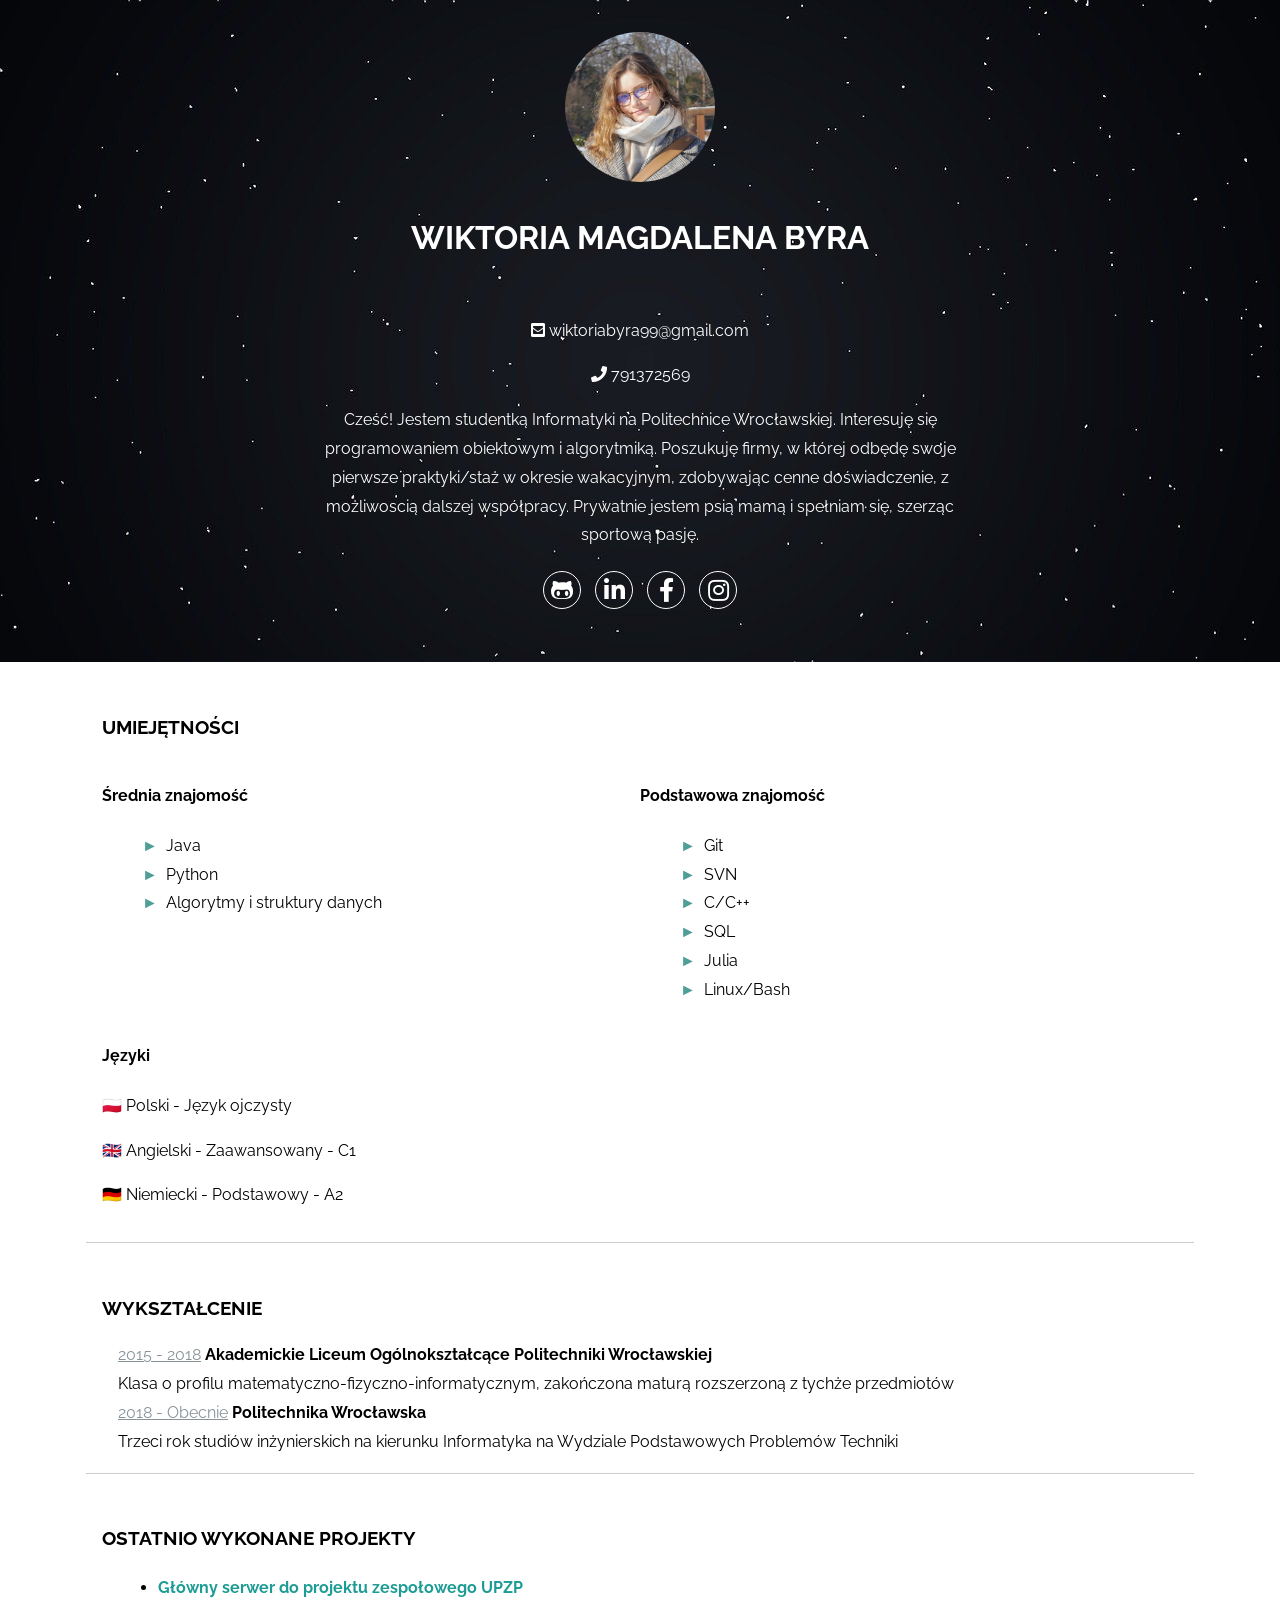
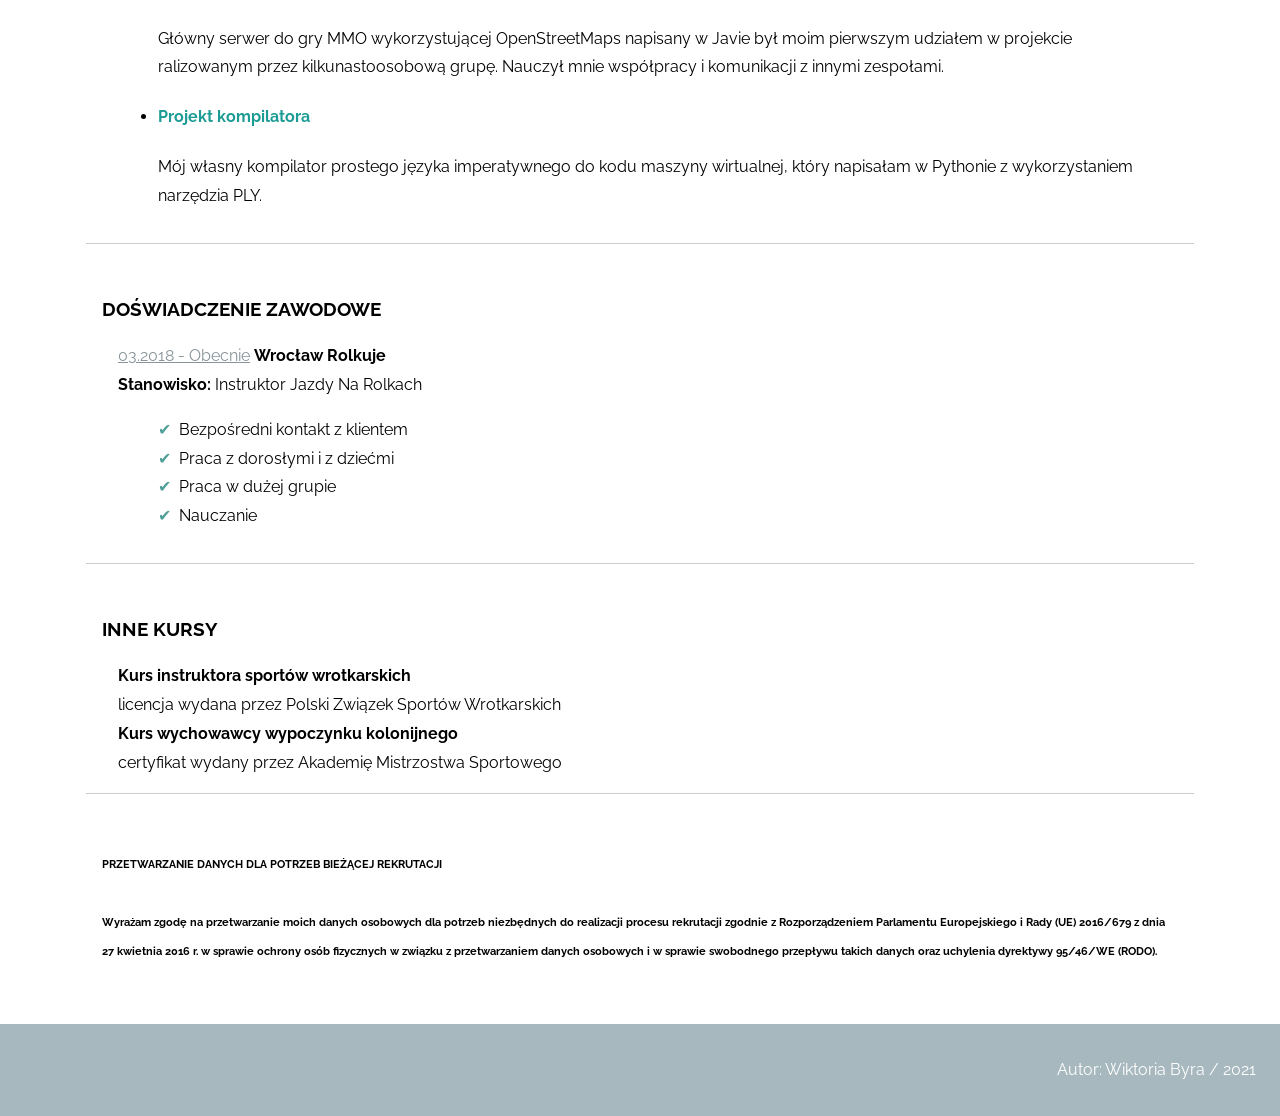
<file: index.html>
<!DOCTYPE html>
<html>
	<head>
		<meta charset="UTF-8">
		<title>Wiktoria Byra - CV</title>
		<meta name="description" content="my IT CV written to apply for internships">
		<meta name="author" content="Wiktoria Byra">
		<link rel="icon" href="./img/favicon.ico">
		<meta name="viewport" content="width=device-width, initial-scale=1.0">
		<link rel="stylesheet" href="https://use.fontawesome.com/releases/v5.0.13/css/all.css" integrity="sha384-DNOHZ68U8hZfKXOrtjWvjxusGo9WQnrNx2sqG0tfsghAvtVlRW3tvkXWZh58N9jp" crossorigin="anonymous">
		<link rel="stylesheet" href="style.css">
	</head>

	<body>
		<header>
			<div>
				<img src="img/photo.jpeg" />
			</div>
			<h1>Wiktoria Magdalena Byra</h1>
			<section>
				<p><i class="fas fa-envelope-square"></i> wiktoriabyra99@gmail.com </p> <p><i class="fas fa-phone"></i> 791372569</p>
				<p>Cześć! Jestem studentką Informatyki na Politechnice Wrocławskiej. Interesuję się programowaniem obiektowym i algorytmiką. Poszukuję firmy, w której odbędę swoje pierwsze praktyki/staż w okresie wakacyjnym, zdobywając cenne doświadczenie, z możliwoscią dalszej współpracy. Prywatnie jestem psią mamą i spełniam się, szerząc sportową pasję.</p>
				<a href="https://github.com/byrozaurowe" target="_blank">
					<i class="fab fa-github-alt"></i>
				  </a>
				<a href="https://www.linkedin.com/in/wiktoria-byra-9b0182208/" target="_blank">
					<i class="fab fa-linkedin-in"></i>
				  </a>
				<a href="https://www.facebook.com/wiktoria.byra/" target="_blank">
					<i class="fab fa-facebook-f"></i>
				  </a>
				<a href="https://www.instagram.com/wiktoria.byra/" target="_blank">
					<i class="fab fa-instagram"></i>
				  </a>
			</section>
		</header>
		<main>
			<!-- Umiejętności -->
			<section>
				<h3>Umiejętności</h3>
				<div class='skills'>
					<div class='column'>
					  <h4>Średnia znajomość</h4>
					  <ul>
						<li>Java</li>
						<li>Python</li>
						<li>Algorytmy i struktury danych</li>
					  </ul>
					</div>
					<div class='column'>
					  <h4>Podstawowa znajomość</h4>
					  <ul>
						<li>Git</li>
						<li>SVN</li>
						<li>C/C++</li>
						<li>SQL</li>
						<li>Julia</li>
						<li>Linux/Bash</li>
					  </ul>
					</div>
					<div>
					  <h4>Języki</h4>
					  <p>🇵🇱 Polski - Język ojczysty</p>
					  <p>🇬🇧 Angielski - Zaawansowany - C1</p>
					  <p>🇩🇪 Niemiecki - Podstawowy - A2</p>
					</div>
				  </div>
			</section>
			<!-- Wykształcenie -->
			<section>
				<h3>Wykształcenie</h3>
	      <article>
	        <div class='school'>
	          <span>2015 - 2018</span> <strong>Akademickie Liceum Ogólnokształcące Politechniki Wrocławskiej</strong>
	        </div>
	        <div class="descrition">
	          Klasa o profilu matematyczno-fizyczno-informatycznym, zakończona maturą rozszerzoną z tychże przedmiotów
	        </div>
		  </article>
		  <article>
	        <div class='school'> 
				<span>2018 - obecnie</span> <strong>Politechnika Wrocławska</strong>
	        </div>
	        <div class="descrition">
	         Trzeci rok studiów inżynierskich na kierunku Informatyka na Wydziale Podstawowych Problemów Techniki
	        </div>
	      </article>
			</section>
			<!-- Ostatnio wykonane projekty -->
			<section>
				<h3>Ostatnio wykonane projekty</h3>
				<article>
					<ul>
					<li><a href="https://github.com/byrozaurowe/UPZP-Main-server" target="_blank">
						<h4>Główny serwer do projektu zespołowego UPZP</h4>
					  </a>
					  Główny serwer do gry MMO wykorzystującej OpenStreetMaps napisany w Javie był moim pierwszym udziałem w projekcie ralizowanym przez kilkunastoosobową grupę. Nauczył mnie współpracy i komunikacji z innymi zespołami.</li>
					<li><a href="https://github.com/byrozaurowe/Computer-Science-studies/tree/master/5th%20semester/J%C4%99zyki%20formalne%20i%20teoria%20translacji%20-%20analiza%20sk%C5%82adniowa%2C%20Python%2C%20Cpp/Projekt%20kompilatora" target="_blank">
						<h4>Projekt kompilatora</h4>
					  </a>
					  Mój własny kompilator prostego języka imperatywnego do kodu maszyny wirtualnej, który napisałam w Pythonie z wykorzystaniem narzędzia PLY.</li>
					</ul>
					</article>
			</section>
			<!-- Doświadczenie zawodowe -->
			<section>
				<h3>Doświadczenie zawodowe</h3>
				<article>
				<div class='job-title'>
					<span>03.2018 - obecnie</span> <strong>Wrocław Rolkuje</strong><br> <strong>Stanowisko:</strong> Instruktor jazdy na rolkach
				</div>
				<div>
					<ul class="job-description">
					<li>Bezpośredni kontakt z klientem</li>
					<li>Praca z dorosłymi i z dziećmi</li>
					<li>Praca w dużej grupie </li>
					<li>Nauczanie </li>
					</ul>
				</div>
				</article>
			</section>
			<!-- Inne kursy -->
			<section>
			<h3>Inne kursy</h3>
			      <article>
				<div class='courses'>
				  <strong>Kurs instruktora sportów wrotkarskich</strong>
				</div>
				<div class="descrition">
				  licencja wydana przez Polski Związek Sportów Wrotkarskich
				</div>
				  </article>
				  <article>
				<div class='courses'> 
						<strong>Kurs wychowawcy wypoczynku kolonijnego</strong>
				</div>
				<div class="descrition">
				 certyfikat wydany przez Akademię Mistrzostwa Sportowego
				</div>
			      </article>
			</section>
						</section>
			<!-- Zgoda na przetwarzanie danych osobowych -->
			<section>
			<h6>PRZETWARZANIE DANYCH DLA POTRZEB BIEŻĄCEJ REKRUTACJI<br/> 
				<br/> 
				Wyrażam zgodę na przetwarzanie moich danych osobowych dla potrzeb niezbędnych do realizacji procesu rekrutacji zgodnie z Rozporządzeniem Parlamentu Europejskiego i Rady (UE) 2016/679 z dnia 27 kwietnia 2016 r. w sprawie ochrony osób fizycznych w związku z przetwarzaniem danych osobowych i w sprawie swobodnego przepływu takich danych oraz uchylenia dyrektywy 95/46/WE (RODO).
				</h6>
			</section>
		</main>
		<footer>
			<p>Autor: Wiktoria Byra  / 2021 </p>
		</footer>
	</body>
</html>
</file>
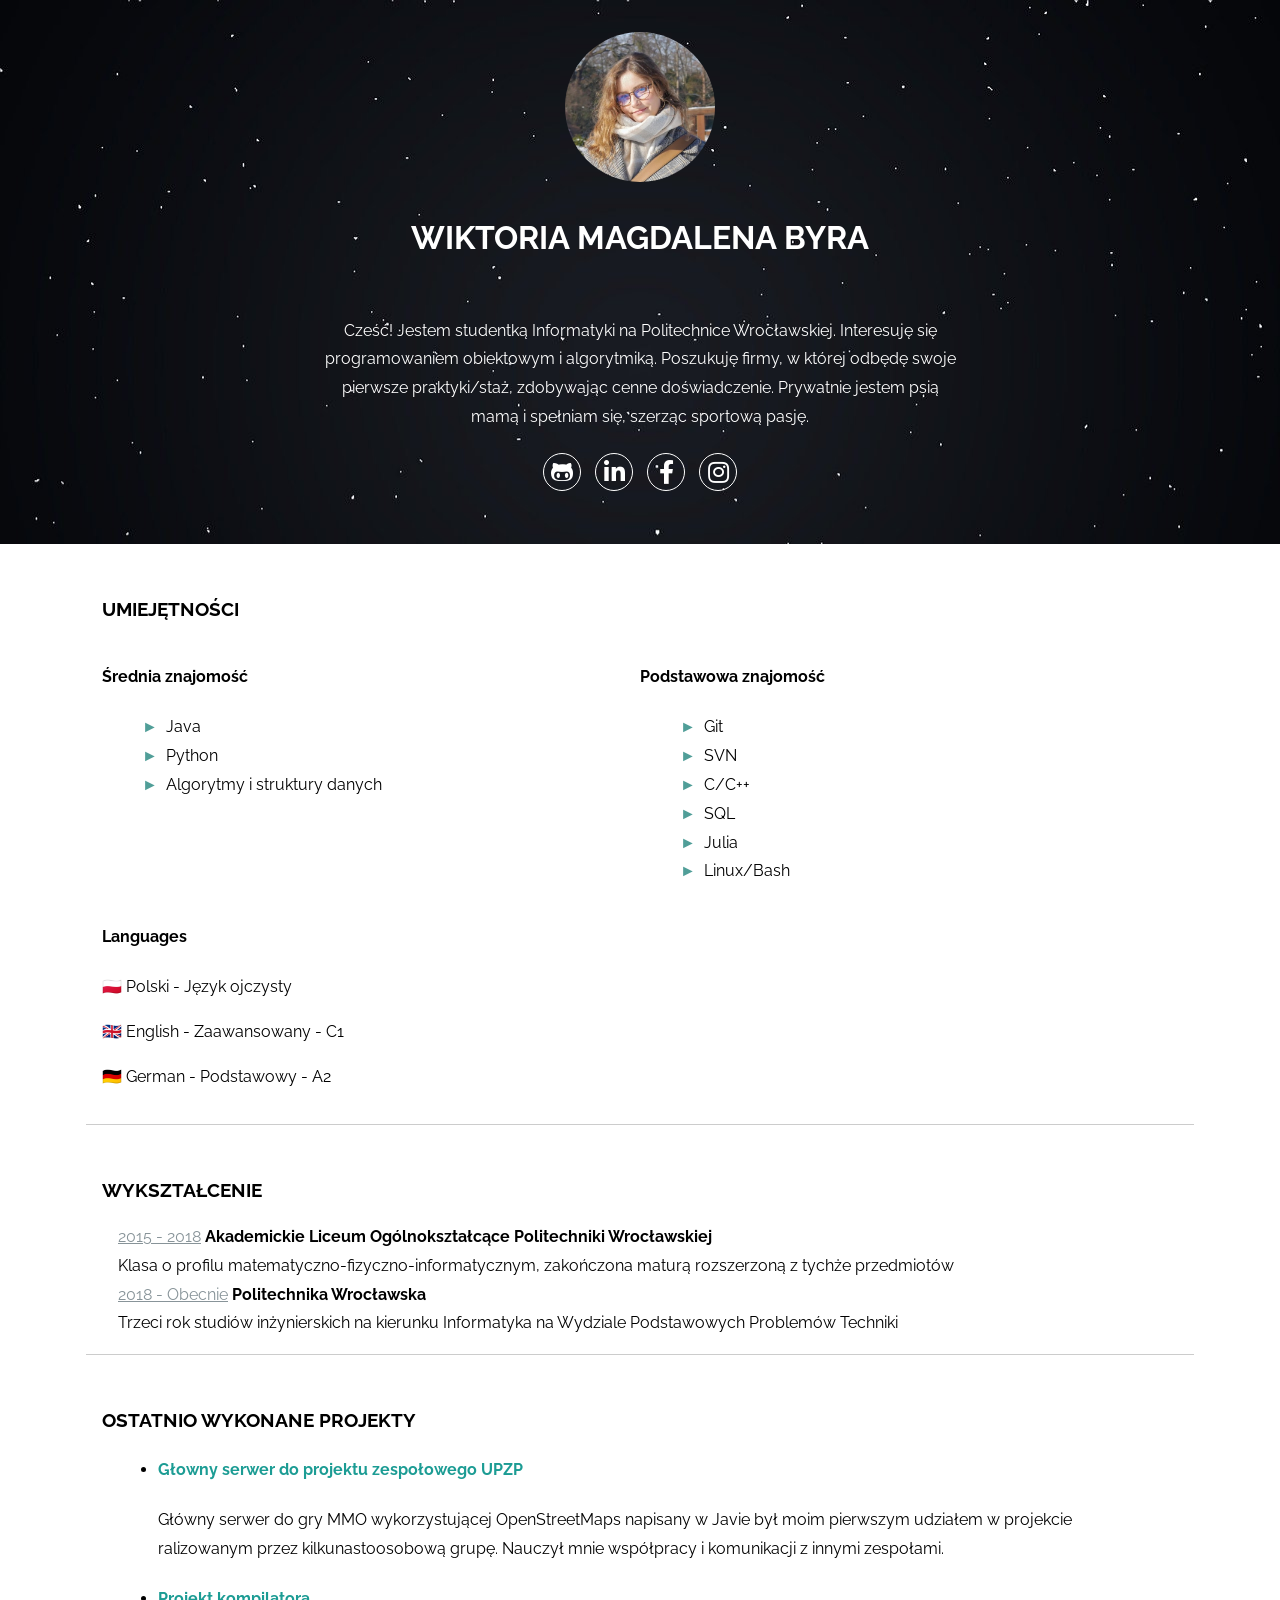
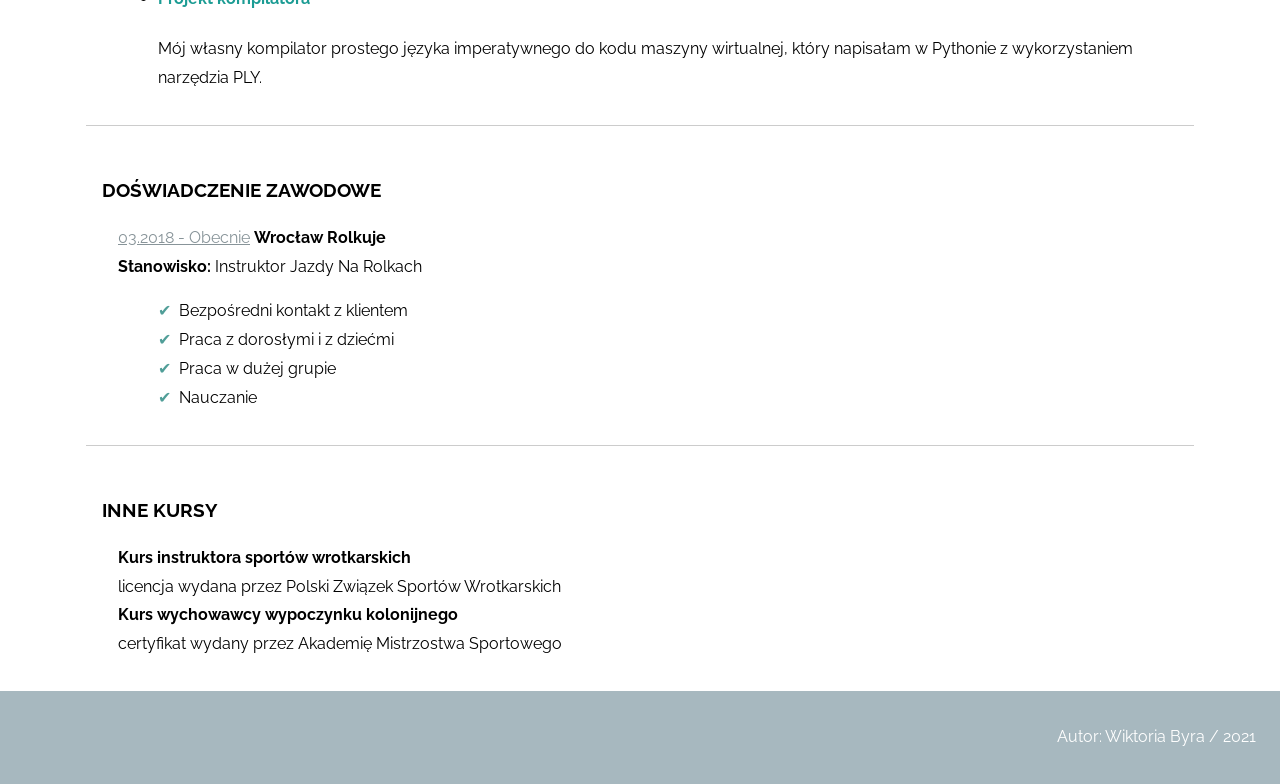
<file: CV/index.html>
<!DOCTYPE html>
<html>
	<head>
		<meta charset="UTF-8">
		<title>Wiktoria Byra - CV</title>
		<meta name="description" content="my IT CV written to apply for internships">
		<meta name="author" content="Wiktoria Byra">
		<link rel="icon" href="./img/favicon.ico">
		<meta name="viewport" content="width=device-width, initial-scale=1.0">
		<link rel="stylesheet" href="https://use.fontawesome.com/releases/v5.0.13/css/all.css" integrity="sha384-DNOHZ68U8hZfKXOrtjWvjxusGo9WQnrNx2sqG0tfsghAvtVlRW3tvkXWZh58N9jp" crossorigin="anonymous">
		<link rel="stylesheet" href="style.css">
	</head>

	<body>
		<header>
			<div>
				<img src="img/photo.jpeg" />
			</div>
			<h1>Wiktoria Magdalena Byra</h1>
			<section>
				<p>Cześć! Jestem studentką Informatyki na Politechnice Wrocławskiej. Interesuję się programowaniem obiektowym i algorytmiką. Poszukuję firmy, w której odbędę swoje pierwsze praktyki/staż, zdobywając cenne doświadczenie. Prywatnie jestem psią mamą i spełniam się, szerząc sportową pasję.</p>
				<a href="https://github.com/byrozaurowe" target="_blank">
					<i class="fab fa-github-alt"></i>
				  </a>
				<a href="https://www.linkedin.com/in/wiktoria-byra-9b0182208/" target="_blank">
					<i class="fab fa-linkedin-in"></i>
				  </a>
				<a href="https://www.facebook.com/wiktoria.byra/" target="_blank">
					<i class="fab fa-facebook-f"></i>
				  </a>
				<a href="https://www.instagram.com/wiktoria.byra/" target="_blank">
					<i class="fab fa-instagram"></i>
				  </a>
			</section>
		</header>
		<main>
			<!-- Umiejętności -->
			<section>
				<h3>Umiejętności</h3>
				<div class='skills'>
					<div class='column'>
					  <h4>Średnia znajomość</h4>
					  <ul>
						<li>Java</li>
						<li>Python</li>
						<li>Algorytmy i struktury danych</li>
					  </ul>
					</div>
					<div class='column'>
					  <h4>Podstawowa znajomość</h4>
					  <ul>
						<li>Git</li>
						<li>SVN</li>
						<li>C/C++</li>
						<li>SQL</li>
						<li>Julia</li>
						<li>Linux/Bash</li>
					  </ul>
					</div>
					<div>
					  <h4>Languages</h4>
					  <p>🇵🇱 Polski - Język ojczysty</p>
					  <p>🇬🇧 English - Zaawansowany - C1</p>
					  <p>🇩🇪 German - Podstawowy - A2</p>
					</div>
				  </div>
			</section>
			<!-- Wykształcenie -->
			<section>
				<h3>Wykształcenie</h3>
	      <article>
	        <div class='school'>
	          <span>2015 - 2018</span> <strong>Akademickie Liceum Ogólnokształcące Politechniki Wrocławskiej</strong>
	        </div>
	        <div class="descrition">
	          Klasa o profilu matematyczno-fizyczno-informatycznym, zakończona maturą rozszerzoną z tychże przedmiotów
	        </div>
		  </article>
		  <article>
	        <div class='school'> 
				<span>2018 - obecnie</span> <strong>Politechnika Wrocławska</strong>
	        </div>
	        <div class="descrition">
	         Trzeci rok studiów inżynierskich na kierunku Informatyka na Wydziale Podstawowych Problemów Techniki
	        </div>
	      </article>
			</section>
			<!-- Ostatnio wykonane projekty -->
			<section>
				<h3>Ostatnio wykonane projekty</h3>
				<article>
					<ul>
					<li><a href="https://github.com/byrozaurowe/UPZP-Main-server" target="_blank">
						<h4>Głowny serwer do projektu zespołowego UPZP</h4>
					  </a>
					  Główny serwer do gry MMO wykorzystującej OpenStreetMaps napisany w Javie był moim pierwszym udziałem w projekcie ralizowanym przez kilkunastoosobową grupę. Nauczył mnie współpracy i komunikacji z innymi zespołami.</li>
					<li><a href="https://github.com/byrozaurowe/Computer-Science-studies/tree/master/5th%20semester/J%C4%99zyki%20formalne%20i%20teoria%20translacji%20-%20analiza%20sk%C5%82adniowa%2C%20Python%2C%20Cpp/Projekt%20kompilatora" target="_blank">
						<h4>Projekt kompilatora</h4>
					  </a>
					  Mój własny kompilator prostego języka imperatywnego do kodu maszyny wirtualnej, który napisałam w Pythonie z wykorzystaniem narzędzia PLY.</li>
					</ul>
					</article>
			</section>
			<!-- Doświadczenie zawodowe -->
			<section>
				<h3>Doświadczenie zawodowe</h3>
				<article>
				<div class='job-title'>
					<span>03.2018 - obecnie</span> <strong>Wrocław Rolkuje</strong><br> <strong>Stanowisko:</strong> Instruktor jazdy na rolkach
				</div>
				<div>
					<ul class="job-description">
					<li>Bezpośredni kontakt z klientem</li>
					<li>Praca z dorosłymi i z dziećmi</li>
					<li>Praca w dużej grupie </li>
					<li>Nauczanie </li>
					</ul>
				</div>
				</article>
			</section>
			<!-- Inne kursy -->
			<section>
				<h3>Inne kursy</h3>
	      <article>
	        <div class='courses'>
	          <strong>Kurs instruktora sportów wrotkarskich</strong>
	        </div>
	        <div class="descrition">
	          licencja wydana przez Polski Związek Sportów Wrotkarskich
	        </div>
		  </article>
		  <article>
	        <div class='courses'> 
				<strong>Kurs wychowawcy wypoczynku kolonijnego</strong>
	        </div>
	        <div class="descrition">
	         certyfikat wydany przez Akademię Mistrzostwa Sportowego
	        </div>
	      </article>
			</section>
		</main>
		<footer>
			<p>Autor: Wiktoria Byra  / 2021 </p>
		</footer>
	</body>
</html>
</file>
<file: style.css>
@import url('https://fonts.googleapis.com/css?family=Raleway');

body {
  margin: 0;
  font-family: 'Raleway';
  font-size: 16px;
  line-height: 1.8em;
}

a {
  color: #1C9C94;
  text-decoration: none;
}

z {
  font-size: 14px;
}

a:hover {
  opacity: 0.5;
}

article {
  padding:0 1em;
}

section{
  margin: 1em;
  padding: 1em;
}

header, main, footer {
  margin: 0 auto;
}

header {
  padding: 2em;
  text-align: center;
  background-image: url('./img/bg.jpg');
  background-size: cover;
  background-position: fixed;
  color: white;
}

header section {
  margin: 0 auto;
  max-width: 640px;
}

header img {
  border-radius: 50%;
  max-width: 150px;
}

h1 {
  text-transform: uppercase;
  margin: 1em 0;
}

h3 {
  text-transform: uppercase;
}

h3, h4 {
  font-weight: bold;
}

main {
  max-width: 1140px;
}

main section:not(:last-child) {
  border-bottom: 1px solid #ccc;
}

.fab {
  border: 1px solid white;
  border-radius: 50%;
  font-size: 1.5em;
  width: 1.5em;
  height: 1.5em;
  line-height: 1.5em;
  margin: 5px;
  text-align: center;
}

a .fab {
  color: white;
}

.course, .skills {
  display: -ms-flexbox;
  display: flex;
  -ms-flex-wrap: wrap;
  flex-wrap: wrap;
}

.course .title {
  color: #509e98;
  -ms-flex: 0 0 33.3%;
  flex: 0 0 33.3%;
  max-width: 33%;
}

.course .descrition {
  -ms-flex: 0 0 66.6%;
  flex: 0 0 66.6%;
  max-width: 66.6%;
}

.course .descrition p {
  padding-left: 1em;
}

.skills .column {
  -ms-flex: 0 0 50%%;
  flex: 0 0 50%;
  max-width: 50%;
}

.skills .column ul, ul.job-description {
  list-style-type: none;
}

.skills .column ul > li:before {
  content: "►";
  padding-right: 0.5em;
  color: #509e98;
}

.school, .job-title {
  text-transform: capitalize;
}

.school span, .job-title span {
  color: #889499;
  text-decoration: underline;
}

ul.job-description li:before{
  content: "✔";
  padding-right: 0.5em;
  color: #509e98;
}

footer {
 padding: 1em 1.5em;
 background: #A7B8BF;
 color: white;
 text-align: right;
}

@media only screen and (max-width: 768px) {
  .course {
    display: block;
  }

  .course .title, .course .descrition {
    max-width: 100%;
  }
}

@media only screen and (max-width: 576px) {
  .skills {
    display: block;
  }

  .skills .column {
    max-width: 100%;
  }

  footer {
    text-align: center;
  }
}
</file>
<file: CV/style.css>
@import url('https://fonts.googleapis.com/css?family=Raleway');

body {
  margin: 0;
  font-family: 'Raleway';
  font-size: 16px;
  line-height: 1.8em;
}

a {
  color: #1C9C94;
  text-decoration: none;
}

a:hover {
  opacity: 0.5;
}

article {
  padding:0 1em;
}

section{
  margin: 1em;
  padding: 1em;
}

header, main, footer {
  margin: 0 auto;
}

header {
  padding: 2em;
  text-align: center;
  background-image: url('./img/bg.jpg');
  background-size: cover;
  background-position: fixed;
  color: white;
}

header section {
  margin: 0 auto;
  max-width: 640px;
}

header img {
  border-radius: 50%;
  max-width: 150px;
}

h1 {
  text-transform: uppercase;
  margin: 1em 0;
}

h3 {
  text-transform: uppercase;
}

h3, h4 {
  font-weight: bold;
}

main {
  max-width: 1140px;
}

main section:not(:last-child) {
  border-bottom: 1px solid #ccc;
}

.fab {
  border: 1px solid white;
  border-radius: 50%;
  font-size: 1.5em;
  width: 1.5em;
  height: 1.5em;
  line-height: 1.5em;
  margin: 5px;
  text-align: center;
}

a .fab {
  color: white;
}

.course, .skills {
  display: -ms-flexbox;
  display: flex;
  -ms-flex-wrap: wrap;
  flex-wrap: wrap;
}

.course .title {
  color: #509e98;
  -ms-flex: 0 0 33.3%;
  flex: 0 0 33.3%;
  max-width: 33%;
}

.course .descrition {
  -ms-flex: 0 0 66.6%;
  flex: 0 0 66.6%;
  max-width: 66.6%;
}

.course .descrition p {
  padding-left: 1em;
}

.skills .column {
  -ms-flex: 0 0 50%%;
  flex: 0 0 50%;
  max-width: 50%;
}

.skills .column ul, ul.job-description {
  list-style-type: none;
}

.skills .column ul > li:before {
  content: "►";
  padding-right: 0.5em;
  color: #509e98;
}

.school, .job-title {
  text-transform: capitalize;
}

.school span, .job-title span {
  color: #889499;
  text-decoration: underline;
}

ul.job-description li:before{
  content: "✔";
  padding-right: 0.5em;
  color: #509e98;
}

footer {
 padding: 1em 1.5em;
 background: #A7B8BF;
 color: white;
 text-align: right;
}

@media only screen and (max-width: 768px) {
  .course {
    display: block;
  }

  .course .title, .course .descrition {
    max-width: 100%;
  }
}

@media only screen and (max-width: 576px) {
  .skills {
    display: block;
  }

  .skills .column {
    max-width: 100%;
  }

  footer {
    text-align: center;
  }
}
</file>
